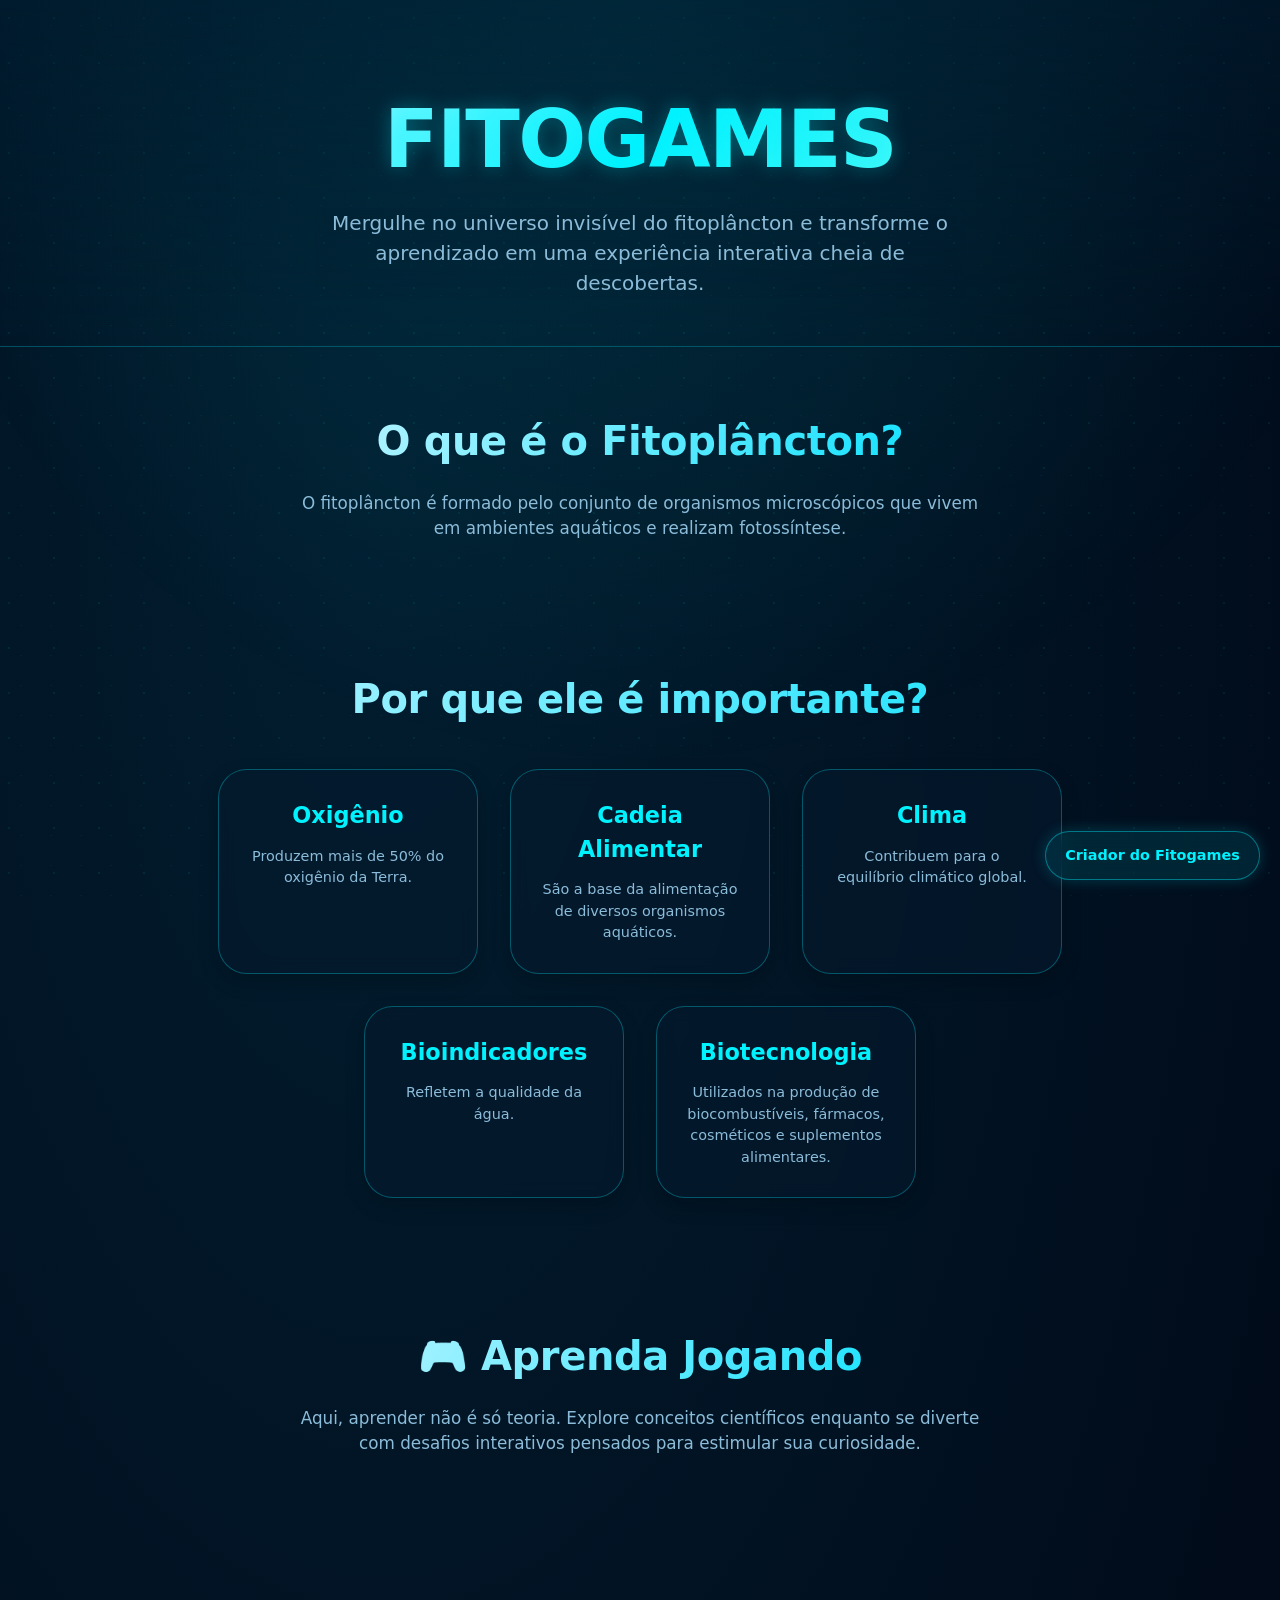
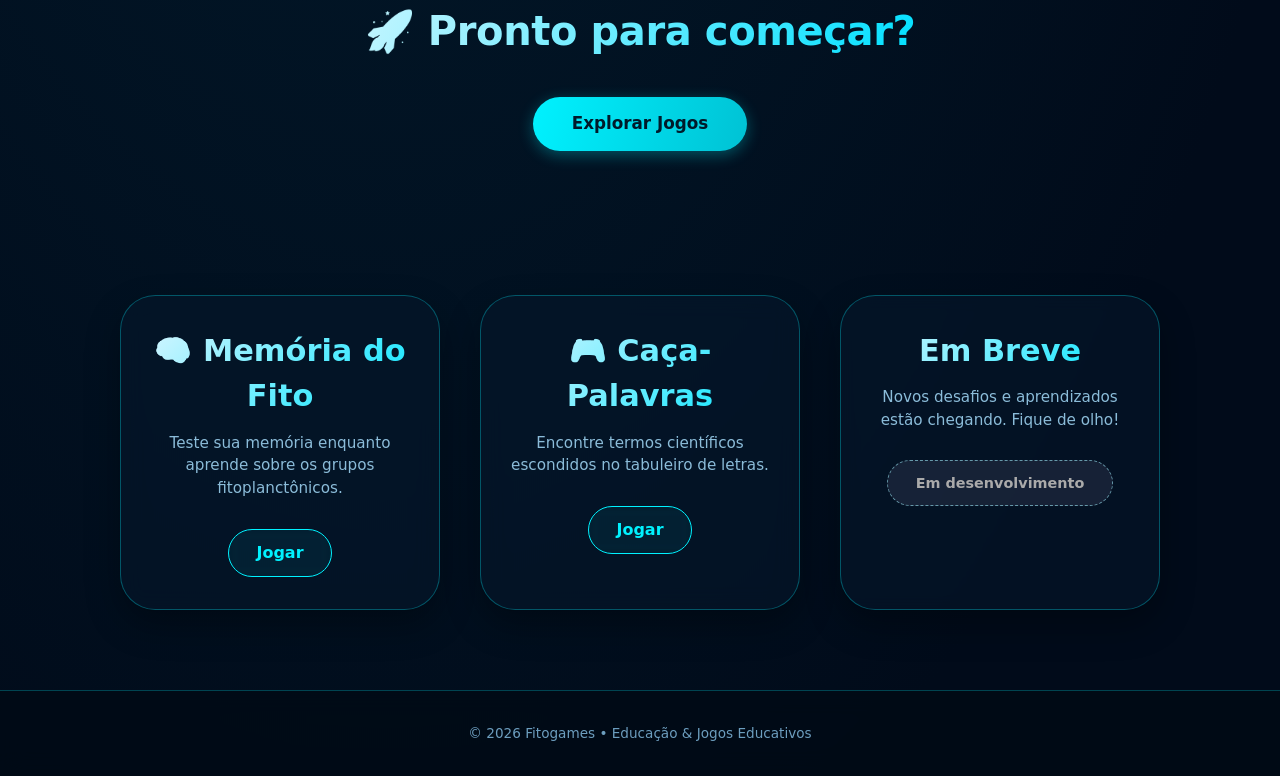
<file: index.html>
<!DOCTYPE html>
<html lang="pt-BR">
<head>
  <meta charset="UTF-8">
  <meta name="viewport" content="width=device-width, initial-scale=1.0">
  <title>Fitogames</title>
  <link rel="stylesheet" href="style.css">
</head>
<body>

  <!-- HERO -->
  <header id="top">
    <h1>FITOGAMES</h1>
    <p>
      Mergulhe no universo invisível do fitoplâncton e transforme o aprendizado
      em uma experiência interativa cheia de descobertas.
    </p>
  </header>

  <!-- O QUE É -->
  <section class="info">
    <h2>O que é o Fitoplâncton?</h2>
    <p>
      O fitoplâncton é formado pelo conjunto de organismos microscópicos que vivem em ambientes aquáticos
      e realizam fotossíntese.
    </p>
  </section>

  <!-- IMPORTÂNCIA -->
  <section class="importance">
    <h2>Por que ele é importante?</h2>

    <div class="importance-grid">
      <div class="importance-card">
        <h3>Oxigênio</h3>
        <p>Produzem mais de 50% do oxigênio da Terra.</p>
      </div>

      <div class="importance-card">
        <h3>Cadeia Alimentar</h3>
        <p>São a base da alimentação de diversos organismos aquáticos.</p>
      </div>

      <div class="importance-card">
        <h3>Clima</h3>
        <p>Contribuem para o equilíbrio climático global.</p>
      </div>

      <div class="importance-card">
        <h3>Bioindicadores</h3>
        <p>Refletem a qualidade da água.</p>
      </div>

      <div class="importance-card">
        <h3>Biotecnologia</h3>
        <p>Utilizados na produção de biocombustíveis, fármacos, cosméticos e suplementos alimentares.</p>
      </div>

    </div>
  </section>

  <!-- APRENDIZADO -->
  <section class="learning">
    <h2>🎮 Aprenda Jogando</h2>
    <p>
      Aqui, aprender não é só teoria. Explore conceitos científicos enquanto se diverte
      com desafios interativos pensados para estimular sua curiosidade.
    </p>
  </section>

  <!-- CTA -->
  <section class="cta">
    <h2>🚀 Pronto para começar?</h2>
    <a href="#games">Explorar Jogos</a>
  </section>

  <!-- JOGOS -->
  <main class="games" id="games">

    <div class="card">
      <h2>🧠 Memória do Fito</h2>
      <p>Teste sua memória enquanto aprende sobre os grupos fitoplanctônicos.</p>
      <a href="./jogo-memoria/index.html">Jogar</a>
    </div>

    <div class="card">
      <h2>🎮 Caça-Palavras</h2>
      <p>Encontre termos científicos escondidos no tabuleiro de letras.</p>
      <a href="./caca-palavras/index.html">Jogar</a>
    </div>

    <div class="card card-soon">
    <h2>Em Breve</h2>
    <p>Novos desafios e aprendizados estão chegando. Fique de olho!</p>
    <span class="soon-badge">Em desenvolvimento</span>
  </div>

  <!-- BOTÃO FLUTUANTE -->
<div class="creator-bubble" id="creatorBubble">
  Criador do Fitogames
</div>

<!-- MODAL CRIADOR -->
<div class="creator-modal" id="creatorModal">
  <div class="creator-box">
    
    <button class="close-modal" id="closeModal">✕</button>

    <h2>Criador do Fitogames</h2>

    <p class="creator-name">
      Ueslei Barbosa
    </p>

    <p class="creator-role">
      Idealizador e desenvolvedor da plataforma.
    </p>

    <p class="creator-desc">
      Ecólogo e Analista Ambiental, com Mestrado em Ecologia e Evolução pela Universidade Federal de Goiás (UFG). 
      O Fitogames foi criado para transformar o aprendizado em algo mais envolvente e visual.
    </p>

    <p class="creator-quote">
      “Unindo ciência e tecnologia para transformar o aprendizado em experiência interativa”
    </p>

    <div class="creator-links">
      <a href="https://instagram.com/seu_usuario" target="_blank">
      Me siga no Instagram!
  </a>
    <a href="https://instagram.com/seu_usuario" target="_blank">
      Latec (UFG)!
  </a>
    </div>

  </div>
</div>

  </main>

  <footer>
    <p>© 2026 Fitogames • Educação & Jogos Educativos</p>
  </footer>

  <script src="script.js"></script>
</body>
</html>
</file>
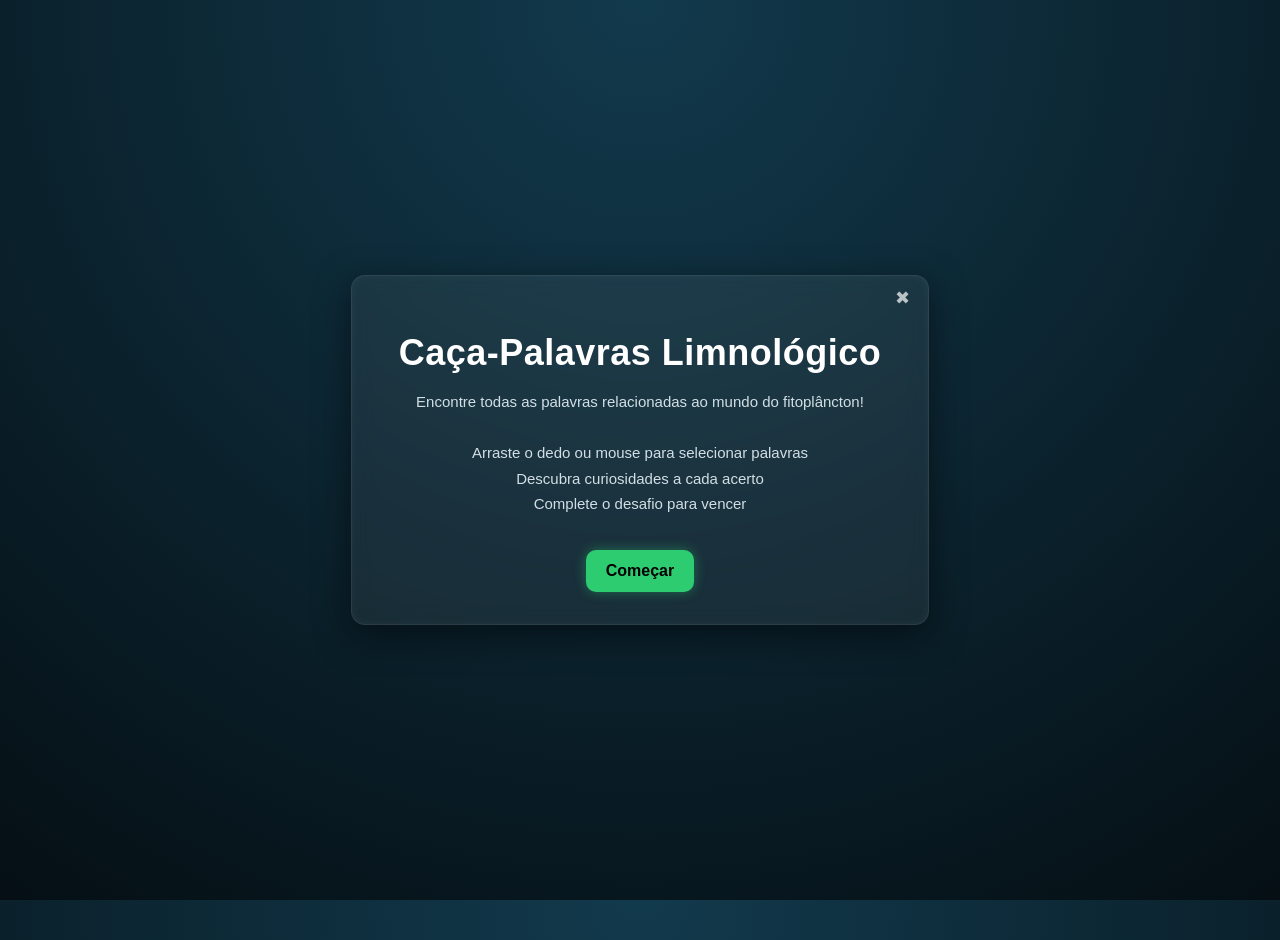
<file: caca-palavras/index.html>
<!DOCTYPE html>
<html lang="pt-br">
<head>
  <meta charset="UTF-8" />
  <meta name="viewport" content="width=device-width, initial-scale=1.0, user-scalable=no" />
  <title>Caça-Palavras Fitoplâncton</title>
  <link rel="stylesheet" href="style.css" />
</head>
<body>

<!-- =========================
     TELA INICIAL (INSTRUÇÕES)
========================= -->
<div id="introScreen" class="intro-screen">
  <div class="intro-card">
    
    <button id="closeIntro" class="close-btn">✖</button>

    <h1>Caça-Palavras Limnológico</h1>

    <p>
      Encontre todas as palavras relacionadas ao mundo do fitoplâncton!<br><br>
      Arraste o dedo ou mouse para selecionar palavras<br>
      Descubra curiosidades a cada acerto<br>
      Complete o desafio para vencer
    </p>

    <button id="startBtn">Começar</button>

  </div>
</div>

<div class="container">
  <div id="grid"></div>

  <div class="panel">
    <div id="wordList"></div>
  </div>
</div>

<!-- VITÓRIA -->
<div id="winScreen" class="win-screen hidden">
  <div class="win-card">
    <p>Você encontrou todas as palavras!</p>
    <button id="restartBtn">Jogar novamente</button>
  </div>
</div>

<!-- POPUP INFO -->
<div id="infoPopup" class="info-popup hidden">
  <div class="info-card">
    <p id="infoText"></p>
  </div>

  <audio id="soundCorrect" src="sounds/acerto.mp3"></audio>
</div>

<script src="script.js"></script>
</body>
</html>
</file>
<file: style.css>
/* ===== RESET + CONFIGURAÇÕES GLOBAIS ===== */
* {
  margin: 0;
  padding: 0;
  box-sizing: border-box;
}

html {
  scroll-behavior: smooth;
}

/* ===== VARIÁVEIS (EXPANDIDAS) ===== */
:root {
  --deep-blue: #010b1a;
  --abyss: #001427;
  --glow-cyan: #00f2ff;
  --glow-teal: #00c2d4;
  --glow-purple: #6e00ff;
  --text-light: #e6f7ff;
  --text-muted: #8bbcd9;
  --card-bg: rgba(6, 25, 45, 0.55);
  --card-border: rgba(0, 242, 255, 0.3);
  --shadow-glow: 0 0 25px rgba(0, 242, 255, 0.25);
  --shadow-strong: 0 20px 35px -12px rgba(0,0,0,0.5);
  --transition-smooth: all 0.4s cubic-bezier(0.2, 0.9, 0.4, 1.1);
}

/* ===== BODY COM FUNDO DINÂMICO ===== */
body {
  font-family: 'Inter', system-ui, -apple-system, 'Segoe UI', Roboto, sans-serif;
  background: radial-gradient(ellipse at 30% 20%, #021e30, var(--deep-blue) 80%);
  color: var(--text-light);
  display: flex;
  flex-direction: column;
  min-height: 100vh;
  line-height: 1.5;
  position: relative;
  overflow-x: hidden;
}

/* Partículas flutuantes (sensação oceânica) */
body::before {
  content: "";
  position: fixed;
  top: 0;
  left: 0;
  width: 100%;
  height: 100%;
  background-image: 
    radial-gradient(circle at 20% 40%, rgba(0,242,255,0.08) 1.5px, transparent 1.5px),
    radial-gradient(circle at 70% 85%, rgba(0,200,255,0.06) 1px, transparent 1px);
  background-size: 45px 45px, 30px 30px;
  pointer-events: none;
  z-index: 0;
}

/* Camada de brilho superior */
body::after {
  content: "";
  position: fixed;
  top: 0;
  left: 0;
  width: 100%;
  height: 100%;
  background: radial-gradient(circle at 50% 0%, rgba(0,242,255,0.1), transparent 70%);
  pointer-events: none;
  z-index: 0;
}

/* Conteúdo acima do fundo */
header, section, .games, footer {
  position: relative;
  z-index: 2;
}

/* ===== TIPOGRAFIA REFINADA ===== */
header h1 {
  font-size: clamp(2.5rem, 8vw, 5rem);
  font-weight: 800;
  background: linear-gradient(135deg, #ffffff, var(--glow-cyan), #9efff0);
  background-clip: text;
  -webkit-background-clip: text;
  color: transparent;
  letter-spacing: -0.02em;
  text-shadow: 0 0 20px rgba(0,242,255,0.3);
  margin-bottom: 0.5rem;
}

header p {
  font-size: clamp(1rem, 4vw, 1.25rem);
  color: var(--text-muted);
  max-width: 650px;
  margin: 0 auto;
  backdrop-filter: blur(4px);
}

/* ===== HEADER COM EFEITO DE BRILHO ===== */
header {
  text-align: center;
  padding: 5rem 1.5rem 3rem;
  border-bottom: 1px solid rgba(0, 242, 255, 0.25);
  background: linear-gradient(180deg, rgba(0,30,50,0.4) 0%, rgba(1,11,26,0) 100%);
}

/* ===== SEÇÕES GERAIS ===== */
section {
  text-align: center;
  padding: 4rem 1.5rem;
  max-width: 1100px;
  margin: 0 auto;
}

section h2 {
  font-size: clamp(1.8rem, 5vw, 2.5rem);
  margin-bottom: 1.25rem;
  background: linear-gradient(120deg, #c4f5ff, #00e0ff);
  background-clip: text;
  -webkit-background-clip: text;
  color: transparent;
  font-weight: 600;
  letter-spacing: -0.01em;
}

section p {
  color: var(--text-muted);
  max-width: 700px;
  margin-left: auto;
  margin-right: auto;
  font-size: 1.05rem;
}

/* ===== IMPORTANCE GRID (CARDS INFORMATIVOS) ===== */
.importance-grid {
  display: flex;
  gap: 2rem;
  flex-wrap: wrap;
  justify-content: center;
  margin-top: 2.5rem;
}

.importance-card {
  background: rgba(6, 25, 45, 0.6);
  backdrop-filter: blur(8px);
  padding: 1.8rem;
  border-radius: 1.8rem;
  border: 1px solid var(--card-border);
  max-width: 260px;
  transition: var(--transition-smooth);
  box-shadow: 0 8px 20px rgba(0,0,0,0.2);
  position: relative;
  overflow: hidden;
}

/* Efeito de brilho na borda ao hover */
.importance-card::before {
  content: '';
  position: absolute;
  inset: 0;
  border-radius: 1.8rem;
  padding: 2px;
  background: linear-gradient(135deg, rgba(0,242,255,0), rgba(0,242,255,0.5), rgba(0,242,255,0));
  mask: linear-gradient(#fff 0 0) content-box, linear-gradient(#fff 0 0);
  -webkit-mask: linear-gradient(#fff 0 0) content-box, linear-gradient(#fff 0 0);
  -webkit-mask-composite: xor;
  mask-composite: exclude;
  opacity: 0;
  transition: opacity 0.4s;
  pointer-events: none;
}

.importance-card:hover::before {
  opacity: 1;
}

.importance-card:hover {
  transform: translateY(-8px) scale(1.02);
  box-shadow: var(--shadow-glow), 0 15px 30px -10px black;
  border-color: rgba(0,242,255,0.6);
}

.importance-card h3 {
  margin-bottom: 0.8rem;
  color: var(--glow-cyan);
  font-size: 1.4rem;
}

.importance-card p {
  font-size: 0.9rem;
  margin: 0;
}

/* ===== CTA BOTÃO (CHAMADA PARA AÇÃO) ===== */
.cta {
  margin: 1rem auto 2rem;
}

.cta a {
  display: inline-flex;
  align-items: center;
  gap: 0.6rem;
  margin-top: 1rem;
  padding: 0.9rem 2.4rem;
  border-radius: 3rem;
  background: linear-gradient(105deg, var(--glow-cyan), var(--glow-teal));
  color: #001a2a;
  font-weight: 700;
  text-decoration: none;
  font-size: 1.05rem;
  transition: var(--transition-smooth);
  box-shadow: 0 4px 15px rgba(0,242,255,0.3);
  border: none;
  /* CORREÇÃO: garante que o botão seja clicável */
  pointer-events: auto !important;
  position: relative;
  z-index: 15;
}

.cta a:hover {
  transform: scale(1.03) translateY(-3px);
  box-shadow: 0 10px 25px rgba(0,242,255,0.5);
  background: linear-gradient(105deg, #00ffff, #00e5f0);
  letter-spacing: 0.3px;
}

/* ===== GAMES CARDS (ESTILO PRINCIPAL) ===== */
.games {
  display: flex;
  justify-content: center;
  gap: 2.5rem;
  padding: 3rem 1.5rem 5rem;
  flex-wrap: wrap;
  max-width: 1200px;
  margin: 0 auto;
}

.card {
  background: var(--card-bg);
  backdrop-filter: blur(12px);
  padding: 2rem 1.8rem;
  border-radius: 2.2rem;
  border: 1px solid var(--card-border);
  text-align: center;
  max-width: 320px;
  transition: var(--transition-smooth);
  box-shadow: 0 15px 35px rgba(0, 0, 0, 0.3);
  position: relative;
  overflow: hidden;
  flex: 1;
}

/* Brilho animado ao redor do card no hover */
.card::after {
  content: '';
  position: absolute;
  inset: 0;
  border-radius: 2.2rem;
  padding: 2px;
  background: linear-gradient(125deg, rgba(0,242,255,0.2), rgba(0,242,255,0.6), rgba(0,242,255,0.2));
  mask: linear-gradient(#fff 0 0) content-box, linear-gradient(#fff 0 0);
  -webkit-mask: linear-gradient(#fff 0 0) content-box, linear-gradient(#fff 0 0);
  -webkit-mask-composite: xor;
  mask-composite: exclude;
  opacity: 0;
  transition: opacity 0.45s;
  pointer-events: none; /* já está ok */
}

.card:hover::after {
  opacity: 1;
}

.card:hover {
  transform: translateY(-12px) scale(1.02);
  box-shadow: var(--shadow-glow), var(--shadow-strong);
  border-color: rgba(0,242,255,0.7);
}

.card h2 {
  font-size: 1.9rem;
  margin-bottom: 0.8rem;
  background: linear-gradient(135deg, #d4f5ff, #00e5ff);
  background-clip: text;
  -webkit-background-clip: text;
  color: transparent;
}

.card p {
  color: var(--text-muted);
  margin-bottom: 1.8rem;
  font-size: 0.95rem;
}

/* CORREÇÃO PRINCIPAL: botões dos cards */
.card a {
  display: inline-flex;
  align-items: center;
  gap: 0.5rem;
  padding: 0.7rem 1.7rem;
  border-radius: 2.5rem;
  border: 1.5px solid var(--glow-cyan);
  background: rgba(0, 242, 255, 0.05);
  color: var(--glow-cyan);
  text-decoration: none;
  font-weight: 600;
  transition: var(--transition-smooth);
  backdrop-filter: blur(4px);
  /* CORREÇÃO: força a clicabilidade */
  pointer-events: auto !important;
  position: relative;
  z-index: 20;
}

.card a:hover {
  background: var(--glow-cyan);
  color: #001427;
  box-shadow: 0 0 18px var(--glow-cyan);
  border-color: white;
  transform: scale(1.02);
}

/* ===== FOOTER ELEVADO ===== */
footer {
  text-align: center;
  padding: 2rem 1rem;
  background: rgba(0, 10, 20, 0.7);
  backdrop-filter: blur(12px);
  border-top: 1px solid rgba(0, 242, 255, 0.25);
  font-size: 0.85rem;
  color: #6c9ebf;
  margin-top: auto;
}

@media (max-width: 780px) {
  .importance-grid {
    display: flex;
    overflow-x: auto;
    gap: 1.2rem;
    padding: 0 10px;

    scroll-snap-type: x mandatory;
    -webkit-overflow-scrolling: touch;
  }

  .importance-card {
    min-width: 85%;
    flex: 0 0 auto;

    scroll-snap-align: center;
  }

  .games {
    flex-direction: column;
    align-items: center;
    gap: 1.8rem;
    padding: 2rem 1rem;
  }
  .card {
    max-width: 100%;
    width: 100%;
  }
}

@media (max-width: 580px) {
  section {
    padding: 2.5rem 1rem;
  }

  .card {
    max-width: 100%;
  }

  .cta a {
    padding: 0.7rem 1.8rem;
    font-size: 0.95rem;
  }
}

/* ===== SCROLLBAR PERSONALIZADA (CHIC) ===== */
::-webkit-scrollbar {
  width: 8px;
  background: var(--abyss);
}
::-webkit-scrollbar-thumb {
  background: var(--glow-cyan);
  border-radius: 10px;
}
::-webkit-scrollbar-thumb:hover {
  background: #66ffff;
}

/* ===== ANIMAÇÃO DE ENTRADA SUAVE PARA CARDS (sem JS pesado) ===== */
.card, .importance-card {
  opacity: 0;
  animation: fadeUp 0.6s ease forwards;
  animation-delay: calc(0.08s * var(--order, 0));
}

.card:nth-child(1) { --order: 1; }
.card:nth-child(2) { --order: 2; }
.importance-card:nth-child(1) { --order: 1; }
.importance-card:nth-child(2) { --order: 2; }
.importance-card:nth-child(3) { --order: 3; }

@keyframes fadeUp {
  from {
    opacity: 0;
    transform: translateY(35px);
  }
  to {
    opacity: 1;
    transform: translateY(0);
  }
}

/* Garantia de que elementos estáticos também apareçam */
header, section h2, section p, .cta {
  animation: fadeIn 0.8s ease forwards;
}

@keyframes fadeIn {
  from { opacity: 0; transform: translateY(15px); }
  to { opacity: 1; transform: translateY(0); }
}

/* ===== CARD "EM BREVE" ===== */
.card-soon {
  opacity: 0.85;
  backdrop-filter: blur(8px);
  transition: var(--transition-smooth);
}

.card-soon:hover {
  opacity: 1;
  transform: translateY(-8px) scale(1.02);
  box-shadow: var(--shadow-glow);
  border-color: rgba(0,242,255,0.5);
}

.card-soon .soon-badge {
  display: inline-flex;
  align-items: center;
  justify-content: center;
  gap: 0.5rem;
  padding: 0.7rem 1.7rem;
  border-radius: 2.5rem;
  background: rgba(100, 100, 130, 0.2);
  color: #aaa;
  font-weight: 600;
  font-size: 0.9rem;
  cursor: not-allowed;
  border: 1px dashed #6699aa;
}

/* ===== BOTÃO FLUTUANTE ===== */
.creator-bubble {
  position: fixed;
  bottom: 20px;
  right: 20px;
  background: rgba(0, 242, 255, 0.1);
  border: 1px solid rgba(0, 242, 255, 0.4);
  color: var(--glow-cyan);
  padding: 0.8rem 1.2rem;
  border-radius: 50px;
  backdrop-filter: blur(10px);
  cursor: pointer;
  font-weight: 600;
  font-size: 0.9rem;
  box-shadow: 0 0 15px rgba(0,242,255,0.2);
  transition: 0.3s ease;
  z-index: 999;
}

.creator-bubble:hover {
  transform: scale(1.05);
  box-shadow: 0 0 25px rgba(0,242,255,0.5);
}

/* ===== MODAL ===== */
.creator-modal {
  position: fixed;
  inset: 0;
  background: rgba(0, 10, 20, 0.7);
  backdrop-filter: blur(8px);
  display: flex;
  align-items: center;
  justify-content: center;
  opacity: 0;
  pointer-events: none;
  transition: 0.3s ease;
  z-index: 1000;
}

.creator-modal.active {
  opacity: 1;
  pointer-events: auto;
}

/* ===== CAIXA ===== */
.creator-box {
  background: var(--card-bg);
  border: 1px solid var(--card-border);
  border-radius: 1.5rem;
  padding: 2rem;
  max-width: 420px;
  text-align: center;
  position: relative;
  box-shadow: var(--shadow-glow);
}

/* botão fechar */
.close-modal {
  position: absolute;
  top: 10px;
  right: 15px;
  background: transparent;
  border: none;
  color: var(--text-light);
  font-size: 1.2rem;
  cursor: pointer;
}

.creator-name {
  font-weight: 700;
  margin: 0.5rem 0;
  color: var(--glow-cyan);
}

.creator-role {
  font-size: 0.95rem;
  color: var(--text-muted);
  margin-bottom: 1rem;
}

.creator-desc {
  font-size: 0.9rem;
  color: var(--text-muted);
  margin-bottom: 1rem;
}

.creator-quote {
  font-style: italic;
  color: #9efcff;
  margin-bottom: 1.5rem;
}

/* links */
.creator-links a {
  display: inline-block;
  margin: 0 0.5rem;
  padding: 0.5rem 1rem;
  border-radius: 20px;
  border: 1px solid var(--glow-cyan);
  color: var(--glow-cyan);
  text-decoration: none;
  transition: 0.3s;
}

.creator-links a:hover {
  background: var(--glow-cyan);
  color: #001427;
}
</file>
<file: caca-palavras/style.css>
/* =========================
   BASE DO JOGO
========================= */
html, body {
  height: 100%;
}

body {
  font-family: Arial, sans-serif;
  background: radial-gradient(circle at top, #123a4d, #050f14);
  color: #ffffff;
  display: flex;
  flex-direction: column;
  align-items: center;
  padding: 20px;
  min-height: 100vh;
  margin: 0;
  overflow-x: hidden;
}

/* =========================
   CONTAINER PRINCIPAL
========================= */
.container {
  display: flex;
  flex-direction: row; /* 🔥 evita colapso vertical */
  gap: 30px;
  justify-content: center;
  align-items: flex-start;
  margin-top: 10px;
}

/* =========================
   GRID (CAÇA-PALAVRAS)
========================= */
#grid {
  display: grid !important; /* 🔥 força grid */
  gap: 4px;

  width: min(90vw, 520px);

  user-select: none;
  touch-action: none;

  padding: 12px;
  border-radius: 14px;

  background: rgba(255, 255, 255, 0.06);
  backdrop-filter: blur(10px);

  box-shadow:
    0 10px 35px rgba(0, 0, 0, 0.5),
    inset 0 0 10px rgba(255, 255, 255, 0.05);
}

/* =========================
   CÉLULAS
========================= */
.cell {
  width: 100%;
  aspect-ratio: 1 / 1;

  display: flex;
  align-items: center;
  justify-content: center;

  background: #163a4d;
  border-radius: 7px;

  font-weight: bold;

  font-size: clamp(14px, 2.5vw, 26px);

  color: #ffffff;
  cursor: pointer;

  transition: all 0.15s ease-in-out;

  box-shadow: inset 0 0 6px rgba(255, 255, 255, 0.05);
}

.cell:hover {
  background: #1f5a73;
  transform: scale(1.05);
}

.cell.selected {
  background: #2ecc71;
  color: #000;
  transform: scale(1.1);
  box-shadow: 0 0 12px rgba(46, 204, 113, 0.8);
}

.cell.found {
  background: #f1c40f;
  color: #000;
  text-decoration: line-through;
  box-shadow: 0 0 14px rgba(241, 196, 15, 0.8);
}

/* =========================
   PAINEL DE PALAVRAS
========================= */
.panel {
  max-width: 340px;
  min-width: 280px;

  padding: 12px;
  border-radius: 14px;

  background: rgba(255, 255, 255, 0.06);
  backdrop-filter: blur(10px);

  box-shadow: 0 10px 30px rgba(0, 0, 0, 0.4);
}

/* =========================
   PALAVRAS
========================= */
.word {
  padding: 8px;
  margin: 6px 0;

  background: #1e4b63;
  border-radius: 8px;

  text-align: center;
  font-weight: bold;

  transition: all 0.2s ease;
  letter-spacing: 0.5px;
}

.word.found {
  background: #27ae60;
  color: #fff;
  text-decoration: line-through;
  transform: scale(0.98);
}

/* =========================
   SELECT
========================= */
select {
  padding: 10px 14px;
  margin-bottom: 20px;

  font-size: 15px;

  background: rgba(30, 75, 99, 0.85);
  color: white;

  border: none;
  border-radius: 8px;

  cursor: pointer;

  backdrop-filter: blur(6px);
}

/* =========================
   MENSAGEM FINAL
========================= */
#mensagem {
  margin-top: 15px;
  padding: 12px;

  background: #27ae60;
  color: white;

  border-radius: 8px;

  display: none;
  font-weight: bold;

  box-shadow: 0 0 15px rgba(39, 174, 96, 0.5);
}

/* =========================
   VITÓRIA
========================= */
.win-screen {
  position: fixed;
  top: 0;
  left: 0;

  width: 100%;
  height: 100%;

  background: rgba(0, 0, 0, 0.75);

  display: flex;
  align-items: center;
  justify-content: center;

  z-index: 999;
}

.win-card {
  background: linear-gradient(145deg, #1e4b63, #123a4d);
  padding: 30px 20px;
  border-radius: 16px;

  text-align: center;

  box-shadow: 0 20px 60px rgba(0,0,0,0.6);
}

.win-card button {
  padding: 10px 16px;
  border: none;
  border-radius: 10px;

  background: #2ecc71;
  color: white;

  font-weight: bold;
  cursor: pointer;
}

/* =========================
   POPUP INFO
========================= */
.info-popup {
  position: fixed;
  inset: 0;

  background: rgba(0,0,0,0.6);

  display: flex;
  align-items: center;
  justify-content: center;

  z-index: 1000;
}

.info-card {
  background: #123a4d;
  color: white;

  padding: 20px;
  border-radius: 14px;

  max-width: 300px;
  text-align: center;
}

/* =========================
   HIDDEN GLOBAL
========================= */
.hidden {
  display: none !important;
}

/* =========================
   TELA INICIAL (MESMA IDENTIDADE DO JOGO)
========================= */
.intro-screen {
  position: fixed;
  inset: 0;

  display: flex;
  align-items: center;
  justify-content: center;

  /* 🔥 mesmo fundo do body */
  background: radial-gradient(circle at top, #123a4d, #050f14);

  z-index: 2000;
}

/* CARD PRINCIPAL (MESMO ESTILO DO GRID/PANEL) */
.intro-card {
  position: relative;

  width: min(92vw, 480px);

  padding: 26px 22px;
  border-radius: 14px;

  text-align: center;
  color: #ffffff;

  /* 🔥 mesmo “glass” do grid e panel */
  background: rgba(255, 255, 255, 0.06);
  border: 1px solid rgba(255, 255, 255, 0.08);

  backdrop-filter: blur(10px);

  box-shadow:
    0 10px 35px rgba(0, 0, 0, 0.5),
    inset 0 0 10px rgba(255, 255, 255, 0.05);

  animation: introPop 0.35s ease;
}

/* TÍTULO */
.intro-card h1 {
  font-size: 22px;
  margin-bottom: 12px;
  color: #ffffff;
  letter-spacing: 0.5px;
}

/* TEXTO */
.intro-card p {
  font-size: 14px;
  line-height: 1.6;
  opacity: 0.9;
  color: #e6f2f7;
}

/* BOTÃO COMEÇAR (MESMA LINGUAGEM DO VERDE DO JOGO) */
#startBtn {
  margin-top: 18px;

  padding: 10px 18px;
  border: none;
  border-radius: 10px;

  background: #2ecc71;
  color: #000;

  font-weight: bold;
  cursor: pointer;

  transition: 0.2s ease;

  box-shadow: 0 0 12px rgba(46, 204, 113, 0.4);
}

#startBtn:hover {
  transform: scale(1.05);
  background: #27ae60;
  color: #fff;
}

/* BOTÃO X (MESMO ESTILO DOS INTERAÇÕES DO GRID) */
.close-btn {
  position: absolute;
  top: 10px;
  right: 12px;

  background: transparent;
  border: none;

  color: #ffffff;
  font-size: 18px;

  cursor: pointer;
  opacity: 0.7;

  transition: 0.2s;
}

.close-btn:hover {
  opacity: 1;
  transform: scale(1.2);
}

/* ANIMAÇÃO IGUAL AO RESTO DO JOGO */
@keyframes introPop {
  from {
    transform: scale(0.9);
    opacity: 0;
  }
  to {
    transform: scale(1);
    opacity: 1;
  }
}

/* =========================
   MOBILE (CORRIGIDO)
========================= */
/* =========================
   MOBILE PEQUENO (até 600px)
========================= */
@media (max-width: 600px) {

  .container {
    flex-direction: column;
    align-items: center;
    margin-top: 0px;
    gap: 8px;
  }

  .panel {
    order: -1;
    width: 100%;
    max-width: 240px;
    margin-bottom: 12px;
    padding: 10px;
  }

  #wordList {
    display: grid;
    grid-template-columns: 1fr 1fr;
    gap: 6px;
  }

  .word {
    font-size: 12px;
    padding: 5px;
    margin: 0;
  }

  #grid {
    width: 95vw;
    margin-top: -8px;
    gap: 3px;
    padding: 8px;
  }

  .cell {
    font-size: clamp(16px, 4vw, 24px);
  }
}

/* =========================
   TABLETS / MOBILE GRANDE (até 768px)
========================= */
@media (max-width: 768px) {

  .container {
    flex-direction: column;
    align-items: center;
    margin-top: 0px;
    gap: 12px;
  }

  .panel {
    order: -1;
    width: 100%;
    max-width: 260px;
    margin-bottom: 14px;
    padding: 12px;
  }

  #wordList {
    display: grid;
    grid-template-columns: 1fr 1fr;
    gap: 8px;
  }

  .word {
    font-size: 13px;
    padding: 6px;
    margin: 0;
  }

  #grid {
    width: 92vw;
    max-width: 430px;
    gap: 3px;
    padding: 10px;
    transform: translateY(-10px);
  }

  .cell {
    font-size: clamp(16px, 3.5vw, 26px);
  }
}

/* =========================
   DESKTOP GRANDE
========================= */
@media (min-width: 900px) {

  #grid {
    width: min(70vw, 550px);
  }

  .cell {
    font-size: clamp(18px, 1.8vw, 32px);
  }

  .intro-card {
    width: min(520px, 60vw); /* 🔥 mais espaço no desktop */
    padding: 32px 28px;
  }

  .intro-card h1 {
    font-size: 36px;
  }

  .intro-card p {
    font-size: 15px;
    line-height: 1.7;
  }

  #startBtn {
    padding: 12px 20px;
    font-size: 16px;
  }
  
}
</file>
